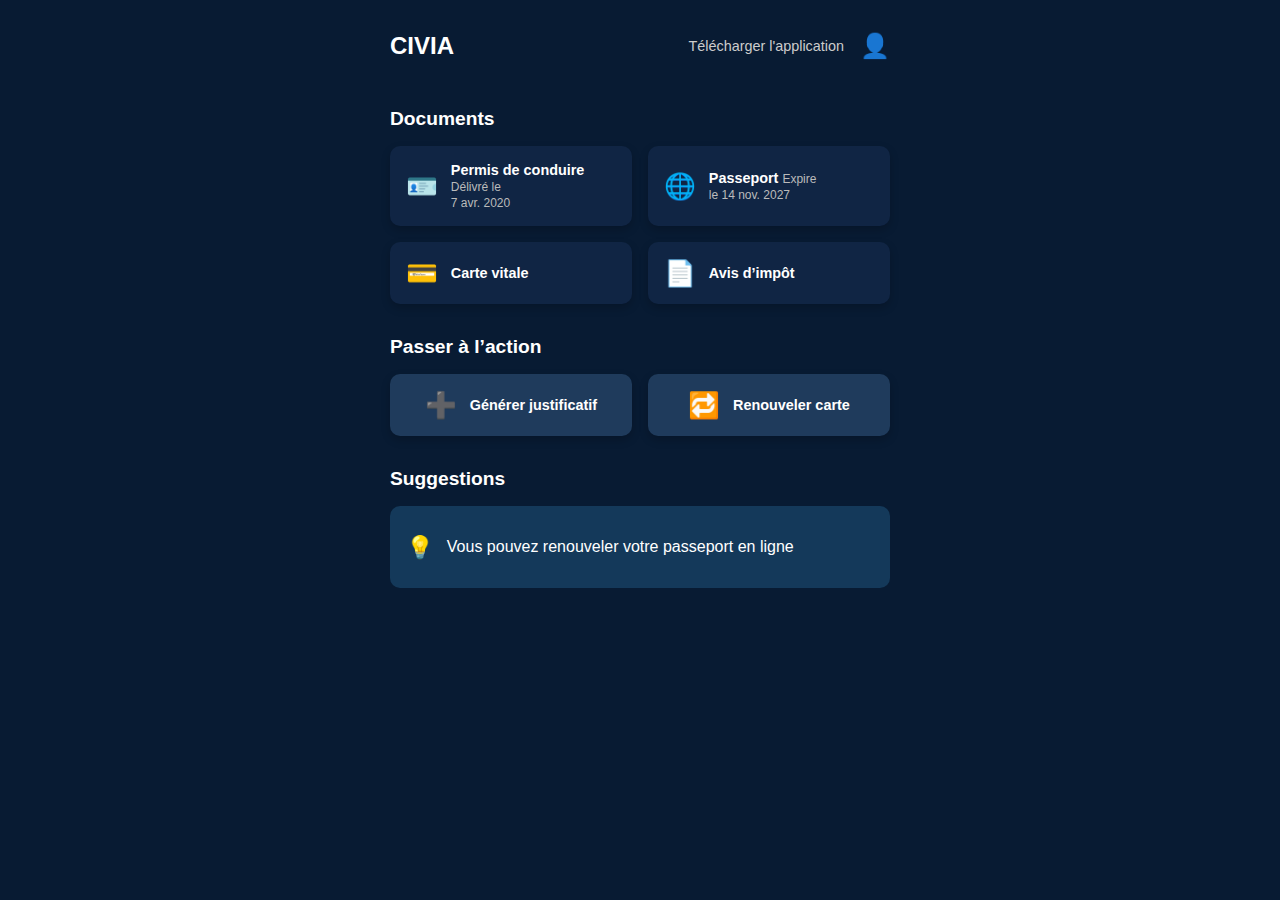
<file: index.html>
<!DOCTYPE html>
<html lang="fr">
<head>
  <meta charset="UTF-8" />
  <meta name="viewport" content="width=device-width, initial-scale=1.0" />
  <title>CIVIA</title>
  <link rel="stylesheet" href="style.css" />
</head>
<body>
  <div class="container">
    <header>
      <h1>CIVIA</h1>
      <div class="header-right">
        <a href="#">Télécharger l'application</a>
        <div class="avatar">👤</div>
      </div>
    </header>

    <section>
      <h2>Documents</h2>
      <div class="grid">
        <div class="card">
          <div class="icon">🪪</div>
          <div class="info">
            <strong>Permis de conduire</strong>
            <small>Délivré le<br>7 avr. 2020</small>
          </div>
        </div>
        <div class="card">
          <div class="icon">🌐</div>
          <div class="info">
            <strong>Passeport</strong>
            <small>Expire<br>le 14 nov. 2027</small>
          </div>
        </div>
        <div class="card">
          <div class="icon">💳</div>
          <div class="info">
            <strong>Carte vitale</strong>
          </div>
        </div>
        <div class="card">
          <div class="icon">📄</div>
          <div class="info">
            <strong>Avis d’impôt</strong>
          </div>
        </div>
      </div>
    </section>

    <section>
      <h2>Passer à l’action</h2>
      <div class="grid">
        <div class="card action">
          <div class="icon">➕</div>
          <div class="info"><strong>Générer justificatif</strong></div>
        </div>
        <div class="card action">
          <div class="icon">🔁</div>
          <div class="info"><strong>Renouveler carte</strong></div>
        </div>
      </div>
    </section>

    <section>
      <h2>Suggestions</h2>
      <div class="suggestion">
        <div class="icon">💡</div>
        <p>Vous pouvez renouveler votre passeport en ligne</p>
      </div>
    </section>
  </div>
</body>
</html>
</file>
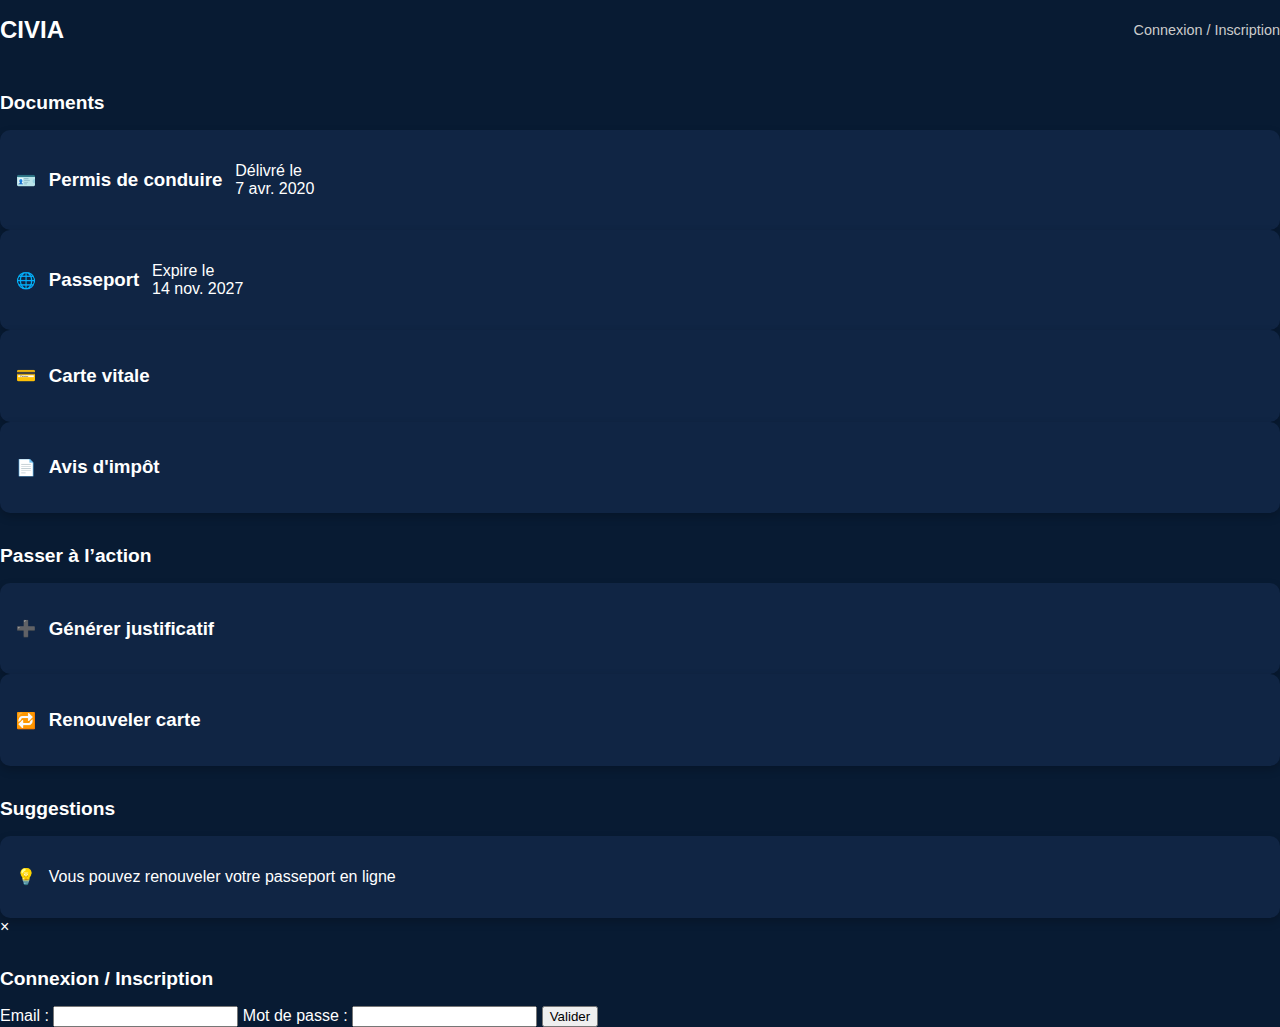
<file: Télécharger index.html>
<!DOCTYPE html>
<html lang="fr">
<head>
    <meta charset="UTF-8">
    <meta name="viewport" content="width=device-width, initial-scale=1.0">
    <title>CIVIA</title>
    <link rel="stylesheet" href="style.css">
</head>
<body>
    <header>
        <h1>CIVIA</h1>
        <a class="btn-auth" href="#" onclick="openModal()">Connexion / Inscription</a>
    </header>
    <main>
        <section class="documents">
            <h2>Documents</h2>
            <div class="doc-grid">
                <div class="card"><span>🪪</span><h3>Permis de conduire</h3><p>Délivré le<br>7 avr. 2020</p></div>
                <div class="card"><span>🌐</span><h3>Passeport</h3><p>Expire le<br>14 nov. 2027</p></div>
                <div class="card"><span>💳</span><h3>Carte vitale</h3></div>
                <div class="card"><span>📄</span><h3>Avis d'impôt</h3></div>
            </div>
        </section>
        <section class="actions">
            <h2>Passer à l’action</h2>
            <div class="action-grid">
                <div class="card"><span>➕</span><h3>Générer justificatif</h3></div>
                <div class="card"><span>🔁</span><h3>Renouveler carte</h3></div>
            </div>
        </section>
        <section class="suggestions">
            <h2>Suggestions</h2>
            <div class="card"><span>💡</span><p>Vous pouvez renouveler votre passeport en ligne</p></div>
        </section>
    </main>
    <div id="authModal" class="modal">
        <div class="modal-content">
            <span class="close" onclick="closeModal()">&times;</span>
            <h2>Connexion / Inscription</h2>
            <form id="authForm">
                <label for="email">Email :</label>
                <input type="email" id="email" name="email" required>
                <label for="password">Mot de passe :</label>
                <input type="password" id="password" name="password" required>
                <button type="submit">Valider</button>
            </form>
        </div>
    </div>
    <script>
        function openModal() {
            document.getElementById('authModal').style.display = 'block';
        }
        function closeModal() {
            document.getElementById('authModal').style.display = 'none';
        }
    </script>
</body>
</html>
</file>
<file: style.css>
body {
  margin: 0;
  padding: 0;
  font-family: 'Segoe UI', sans-serif;
  background-color: #081B33;
  color: white;
}

.container {
  max-width: 500px;
  margin: auto;
  padding: 1rem;
}

header {
  display: flex;
  justify-content: space-between;
  align-items: center;
}

.header-right {
  display: flex;
  align-items: center;
  gap: 1rem;
}

.avatar {
  font-size: 1.5rem;
}

a {
  text-decoration: none;
  color: #ccc;
  font-size: 0.9rem;
}

h1 {
  font-size: 1.5rem;
}

h2 {
  margin-top: 2rem;
  font-size: 1.2rem;
}

.grid {
  display: grid;
  grid-template-columns: 1fr 1fr;
  gap: 1rem;
  margin-top: 1rem;
}

.card {
  background-color: #102544;
  padding: 1rem;
  border-radius: 10px;
  display: flex;
  flex-direction: row;
  align-items: center;
  gap: 0.8rem;
  box-shadow: 0 4px 10px rgba(0,0,0,0.2);
}

.card .icon {
  font-size: 1.6rem;
}

.card .info {
  font-size: 0.9rem;
}

.card .info small {
  color: #bbb;
  font-size: 0.75rem;
}

.card.action {
  background-color: #1F3B5C;
  justify-content: center;
}

.suggestion {
  background-color: #14395A;
  padding: 1rem;
  border-radius: 10px;
  margin-top: 1rem;
  display: flex;
  align-items: center;
  gap: 0.8rem;
}

.suggestion .icon {
  font-size: 1.4rem;
}
</file>
